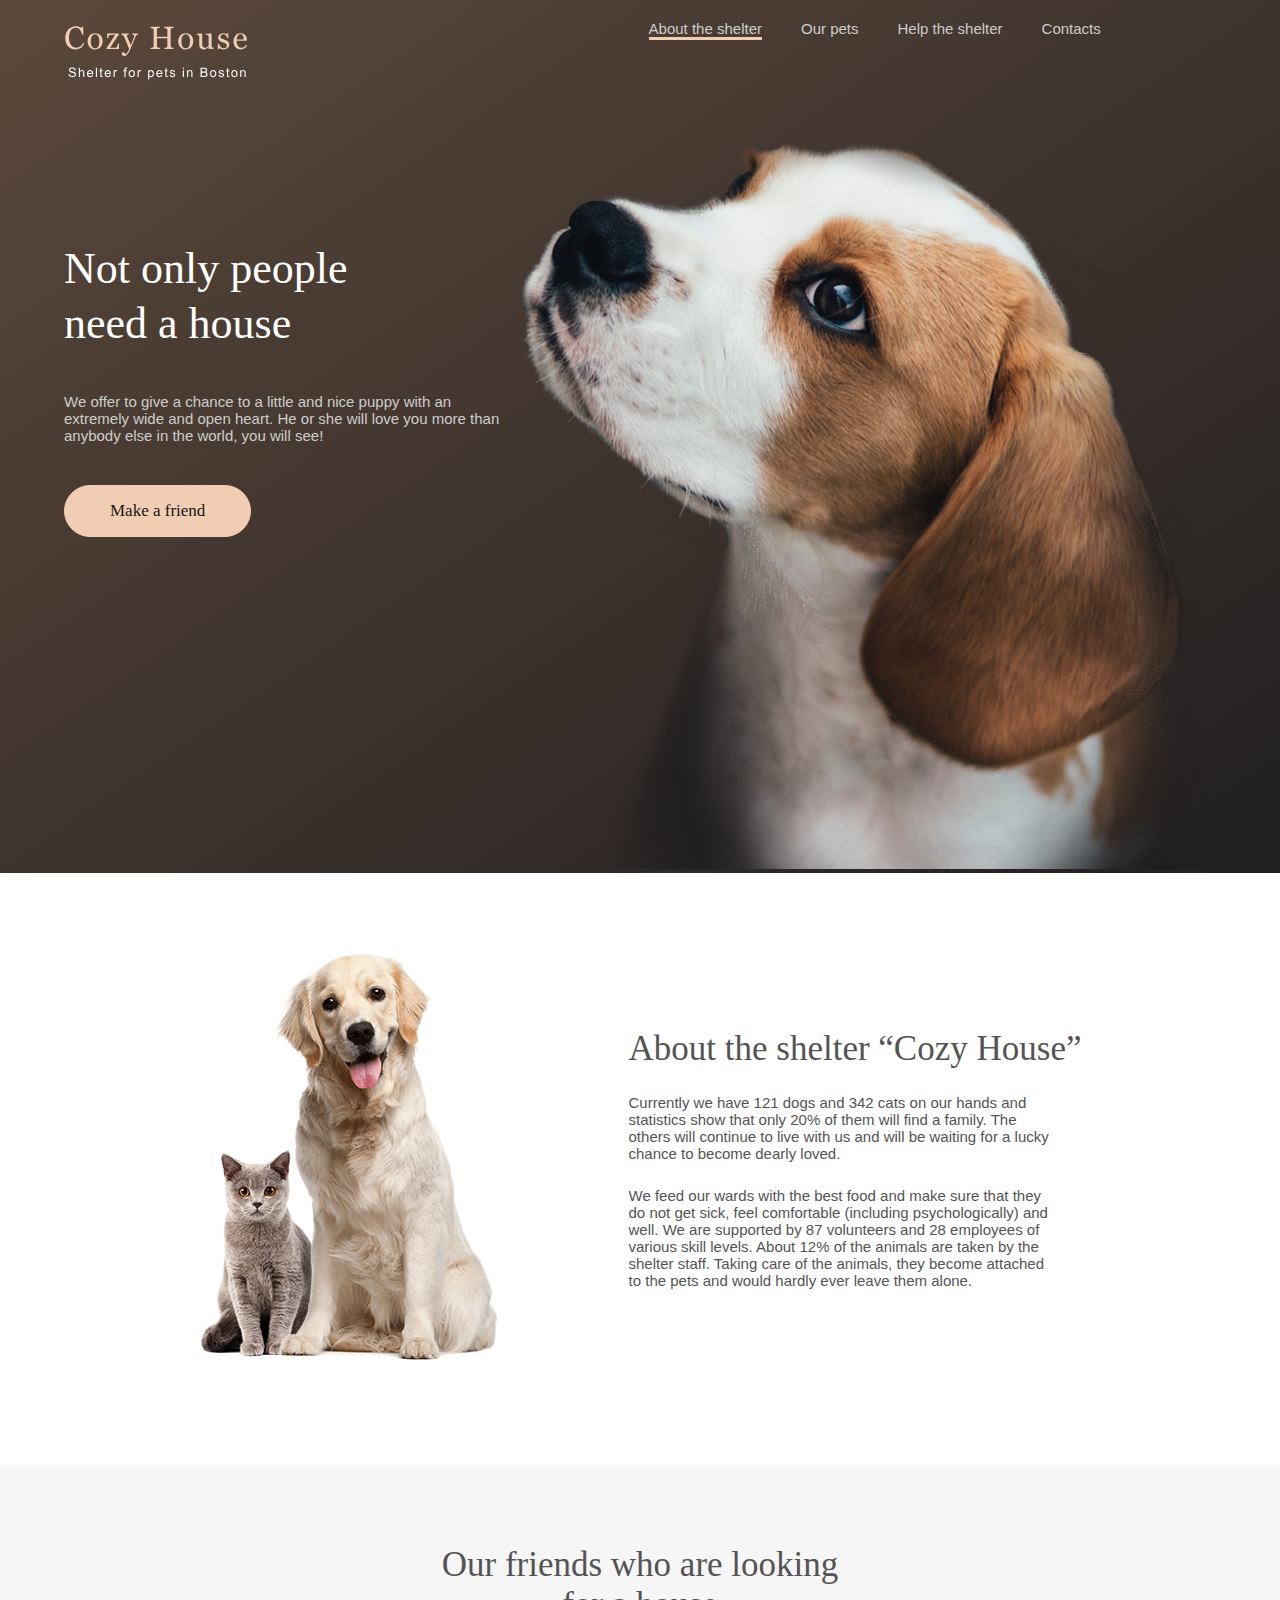
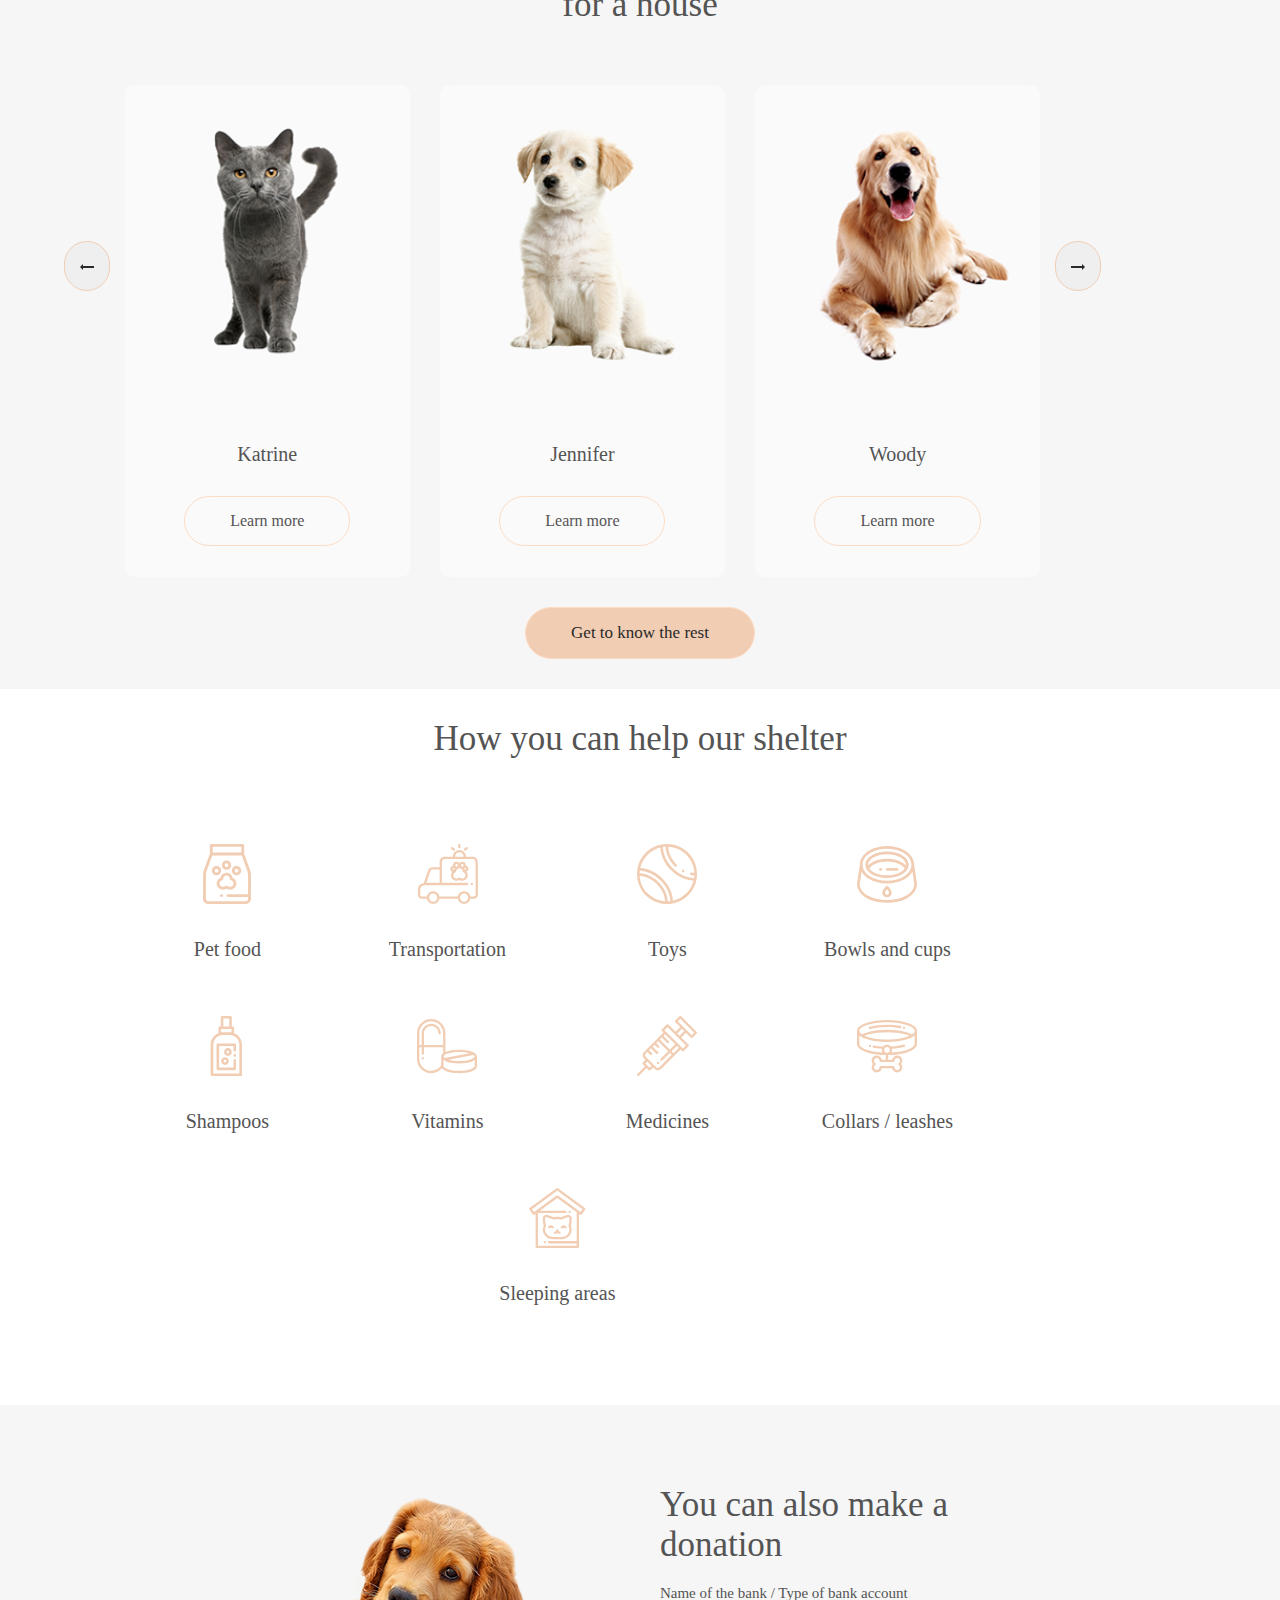
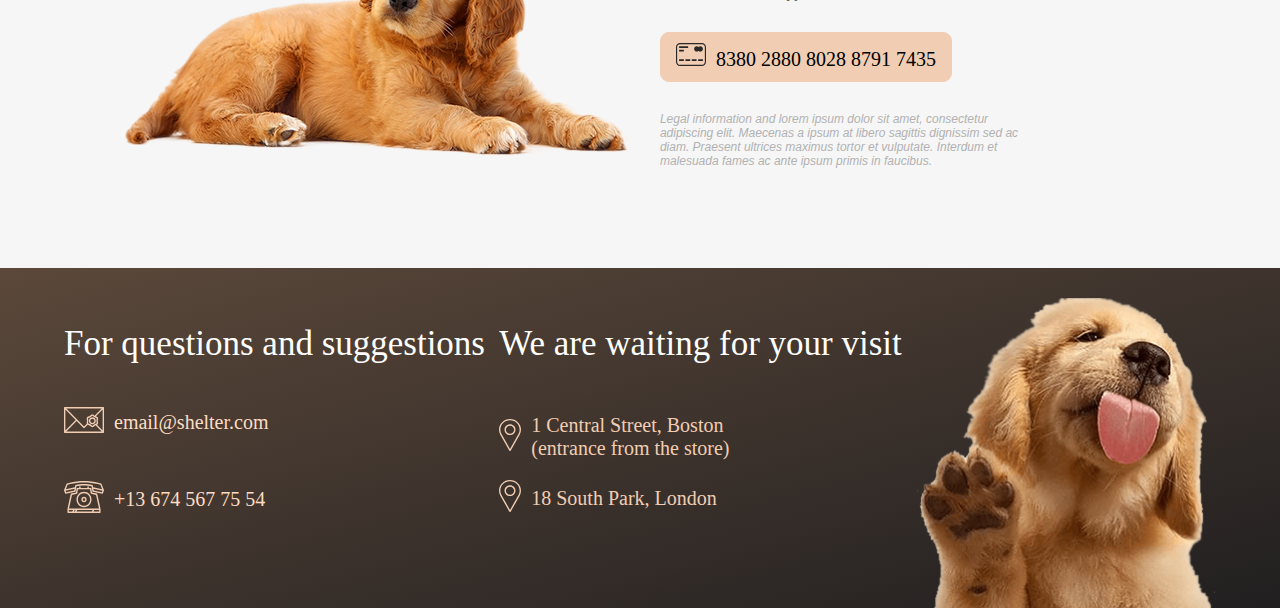
<file: index.html>
<!DOCTYPE html>
<html lang="en">
<head>
    <meta charset="UTF-8">
    <meta http-equiv="X-UA-Compatible" content="IE=edge">
    <meta name="viewport" content="width=device-width, initial-scale=1.0">
    <title>Document</title>
    <link rel="stylesheet" href="style.css">
</head>
<body>
    <header>
        <div class="bg-color ">
            <div class="container non-container">

                <div class="toggle wrapper" id="menu">
                    <input type="checkbox" id="menu" >
                    <label for="menu" onclick ></label> 
                    
                    <div class="mob-menu">
                        <ul>
                            <li><a href="#">About the shelter</a></li>
                            <li><a href="our-pets.html">Our pets</a></li>
                            <li><a href="#">Help the shelter</a></li>
                            <li><a href="#">Contacts</a></li>
                        </ul>
                    </div>
                </div>


                <div class="bar">
                    <div class="logo">
                        <img src="images/Logo (2).svg" alt="">
                    </div>

                    <div class="menu">
                        <a href="#" class="active">About the shelter</a>
                        <a href="our-pets.html">Our pets</a>
                        <a href="#">Help the shelter</a>
                        <a href="#">Contacts</a>
                    </div>
                </div>


                <div class="text-image-header">
                    <div class="content-header">
                        <h1>Not only people need a house</h1>
                        <p>We offer to give a chance to a little and nice puppy with an extremely wide and open heart. He or she will love you more than anybody else in the world, you will see!</p>
                        <a href="#">Make a friend</a>
                    </div>

                    <div class="images-bog">
                        <img src="images/start-screen-puppy (1).png" alt="logo">
                    </div>
                </div>
 
            </div>
        </div>
    </header>

    <div class="about">
        <div class="container non-container">
            <div class="about-content">

                <div class="about-img">
                    <img src="images/about-pets.png" alt="">
                </div>

                <div class="about-text">
                    <h1>About the shelter “Cozy House”</h1>
                    <p>Currently we have 121 dogs and 342 cats on our hands and statistics show that only 20% of them will find a family. The others will continue to live with us and will be waiting for a lucky chance to become dearly loved.</p>
                    <p>We feed our wards with the best food and make sure that they do not get sick, feel comfortable (including psychologically) and well. We are supported by 87 volunteers and 28 employees of various skill levels. About 12% of the animals are taken by the shelter staff. Taking care of the animals, they become attached to the pets and would hardly ever leave them alone.</p>
                </div>
            </div>
        </div>
    </div>

    <div class="pets">
        <div class="container non-container">
            <div class="pets-h">
                <h2>Our friends who are looking for a house</h1>
            </div>
            <div class="slider">
                
                <button class="pet-button"><img src="images/Arrow.png"></button>
                <div class="card-pets">
                    <div class="card-pet">
                        <img src="images/pets-katrine.png">
                        <h1>Katrine</h1>
                        <a href="#">Learn more</a>
                    </div>
                </div>
                <div class="card-pets">
                    <div class="card-pet">
                        <img src="images/pets-jennifer.png">
                        <h1>Jennifer</h1>
                        <a href="#">Learn more</a>
                    </div>
                </div>
                <div class="card-pets">
                    <div class="card-pet">
                        <img src="images/pets-woody.png">
                        <h1>Woody</h1>
                        <a href="#">Learn more</a>
                    </div>
                </div>
                <button class="pet-button"><img src="images/Arrow (1).png" alt=""></button>
            </div>

            <a href="#" class="moveto">Get to know the rest</a>
        </div>
    </div>

    <div class="help">
        <div class="container non-container">
            <h1>How you can help our shelter</h1>

            <div class="help-content">

                <div class="icon-pet-help">
                    <img src="images/icon-pet-food.svg">
                    <p>Pet food</p>
                </div>
                <div class="icon-pet-help">
                    <img src="images/icon-transportation.svg">
                    <p>Transportation</p>
                </div>
                <div class="icon-pet-help">
                    <img src="images/icon-toys.svg">
                    <p>Toys</p>
                </div>
                <div class="icon-pet-help">
                    <img src="images/icon-bowls-and-cups.svg">
                    <p>Bowls and cups</p>
                </div>
                <div class="icon-pet-help">
                    <img src="images/icon-shampoos.svg">
                    <p>Shampoos</p>
                </div>
                <div class="icon-pet-help">
                    <img src="images/icon-vitamins.svg">
                    <p>Vitamins</p>
                </div>
                <div class="icon-pet-help">
                    <img src="images/icon-medicines.svg">
                    <p>Medicines</p>
                </div>
                <div class="icon-pet-help">
                    <img src="images/icon-collars-leashes.svg">
                    <p>Collars / leashes</p>
                </div>
                <div class="icon-pet-help icon-pet-help-none-1024px">
                    <img src="images/icon-sleeping-area.svg">
                    <p>Sleeping areas</p>
                </div>
            </div>
        </div>
    </div>

    <div class="donation">
        <div class="container non-container">
            <div class="donation-information">
                <img src="images/donation-dog.png">
                <div class="information">
                    <h1>You can also make a donation</h1>
                    <h2>Name of the bank / Type of bank account</h2>
                    <p class="card">8380 2880 8028 8791 7435</p>
                    <p class="note">Legal information and lorem ipsum dolor sit amet, consectetur adipiscing elit. Maecenas a ipsum at libero sagittis dignissim sed ac diam. Praesent ultrices maximus tortor et vulputate. Interdum et malesuada fames ac ante ipsum primis in faucibus.</p>
                </div>
            </div>
        </div>
        
        <footer>
            <div class="bg-color">
                <div class="container non-container">
                    <div class="footer-parts">
                        <div class="footer-contacts">
                            <h1>For questions and suggestions</h1>
                            <a href="#" class="mail">email@shelter.com</a>
                            <a href="tel:+13 674 567 75 54" class="phone">+13 674 567 75 54</a>
                        </div>
                        <div class="footer-loccation">
                            <h1>We are waiting for your visit</h1>
                            <p>1 Central Street, Boston (entrance from the store)</p>
                            <p>18 South Park, London </p>
                        </div>
                        <img src="images/footer-puppy.png">
                    </div>
                    
                </div>
            </div>
        </footer>
</body>
</html>
</file>
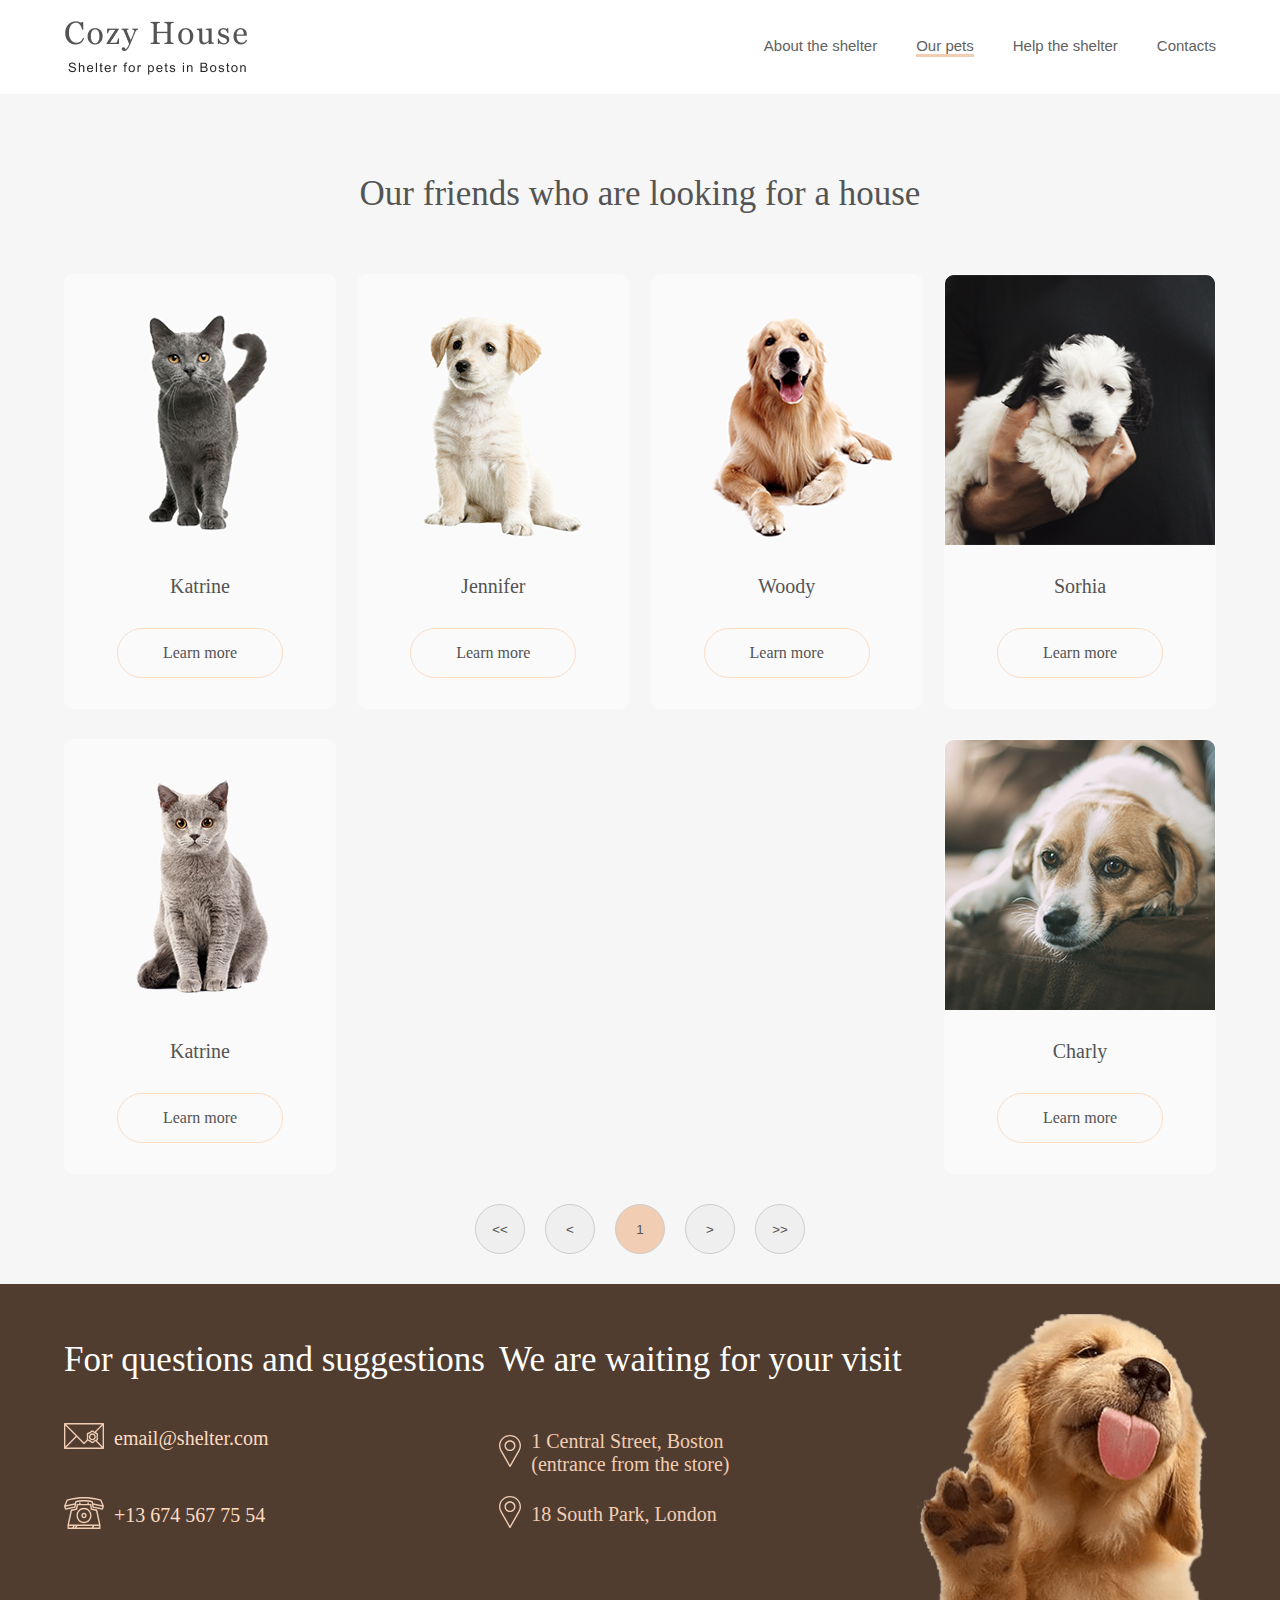
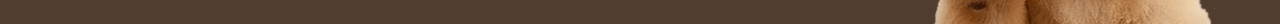
<file: our-pets.html>
<!DOCTYPE html>
<html lang="en">
<head>
    <meta charset="UTF-8">
    <meta http-equiv="X-UA-Compatible" content="IE=edge">
    <meta name="viewport" content="width=device-width, initial-scale=1.0">
    <title>Document</title>
    <link rel="stylesheet" href="style.our-pets.css">
</head>
<body>
    <header>
        <div class="bg-color-white">
            <div class="container non-container">
                
                
                <div class="bar">
                    <button class="toggle"></button>
                    <div class="logo">
                        <img src="images/Logo (1).png" alt="">
                    </div>

                <div class="menu">
                        <a href="index.html" >About the shelter</a>
                        <a href="our-pets.html" class="active">Our pets</a>
                        <a href="#">Help the shelter</a>
                        <a href="#">Contacts</a>
                    </div>
                </div>

 
            </div>
        </div>
    </header>

    <main>
        <div class="bg-color-card-pets">
            <div class="container">
                <h2>Our friends who
                    are looking for a house</h2>
                    <div class="slider">
                
                        <div class="card-pets">
                            <div class="card-pet">
                                <img src="images/pets-katrine.png">
                                <h1>Katrine</h1>
                                <a href="#">Learn more</a>
                            </div>
                        </div>
                        <div class="card-pets card-pets-none-320px">
                            <div class="card-pet">
                                <img src="images/pets-jennifer.png">
                                <h1>Jennifer</h1>
                                <a href="#">Learn more</a>
                            </div>
                        </div>
                        <div class="card-pets">
                            <div class="card-pet">
                                <img src="images/pets-woody.png">
                                <h1>Woody</h1>
                                <a href="#">Learn more</a>
                            </div>
                        </div>
                        <div class="card-pets card-pets-none-320px">
                            <div class="card-pet">
                                <img src="images/pets-katrine (1).png">
                                <h1>Sorhia</h1>
                                <a href="#">Learn more</a>
                            </div>
                        </div>
                    
                        <div class="card-pets">
                            <div class="card-pet">
                                <img src="images/pets-timmy.png">
                                <h1>Katrine</h1>
                                <a href="#">Learn more</a>
                            </div>
                        </div>

                        <div class="card-pets ">
                            <div class="card-pet">
                                <img src="images/pets-charly.png">
                                <h1>Charly</h1>
                                <a href="#">Learn more</a>
                            </div>
                        </div>

                        <div class="card-pets card-pets-none">
                            <div class="card-pet">
                                <img src="images/pets-scarlet.png">
                                <h1>Scarlett</h1>
                                <a href="#">Learn more</a>
                            </div>
                        </div>

                        <div class="card-pets card-pets-none">
                            <div class="card-pet">
                                <img src="images/pets-katrine (2).png">
                                <h1>Freddlie</h1>
                                <a href="#">Learn more</a>
                            </div>
                        </div>
                    </div>

                <div class="navigation">
                    <button><<</button>
                    <button><</button>
                    <button class="button-active">1</button>
                    <button>></button>
                    <button>>></button>

                </div>
            </div>
        </div>
    </main>


            
    <footer>
        <div class="bg-color">
            <div class="container non-container">
                <div class="footer-parts">
                    <div class="footer-contacts">
                        <h1>For questions and suggestions</h1>
                        <a href="#" class="mail">email@shelter.com</a>
                        <a href="tel:+13 674 567 75 54" class="phone">+13 674 567 75 54</a>
                    </div>
                    <div class="footer-loccation">
                        <h1>We are waiting for your visit</h1>
                        <p>1 Central Street, Boston (entrance from the store)</p>
                        <p>18 South Park, London </p>
                    </div>
                    <img src="images/footer-puppy.png">
                </div>
                
            </div>
        </div>
    </footer>
</body>
</html>
</file>
<file: style.css>
*{
    margin: 0;
    padding: 0;
}

.container{
    max-width: 1200px;
    margin: auto;
}

.bg-color{
    background: linear-gradient(to top left, #211F20, #5B483A);
}

.bar{
    display: flex;
    justify-content: space-between;
    flex-direction: row;
    padding-top: 20px;
}

.menu a{
    display: inline-block;
    font-family: Arial, Helvetica, sans-serif;
    font-size: 15px;
    font-weight: 400;
    color: #cdcdcd;
    text-decoration: none;
    margin-left: 35px;
}

.menu a:hover{
    color: #fafafa;
}

.active{
    color: #fafafa;
    border-bottom: 3px solid #F1CDB3;
    padding-left: 0;
}

.text-image-header{
    color: #b2b2b2;;
    margin-top: 57px;
    display: flex;
    flex-direction: row;
    justify-content: space-between;
    font-family: Georgia, 'Times New Roman', Times, serif;
}

.content-header{
    margin-top: 100px;
}

.content-header h1{
    line-height: 55px;
    max-width: 310px;
    font-family: Georgia, 'Times New Roman', Times, serif;
    font-size: 44px;
    font-weight: 400;
    color: #ffff;
}

.content-header p{
    font-size: 15px;
    font-weight: 400;
    font-family: Arial, Helvetica, sans-serif;
    color: #ffff;
}

.content-header p{
    font-family: Arial, Helvetica, sans-serif;
    font-size: 15px;
    font-weight: 400;
    padding: 42px 0 41px; 
    color: #cdcdcd;
}

.content-header a{
    border: solid 1px #F1CDB3;
    border-radius: 50px;
    display: inline-block;
    background-color: #F1CDB3;
    text-decoration: none;
    color: rgb(23, 23, 23);
    padding: 15px 45px;
    font-family: Georgia, 'Times New Roman', Times, serif;
    font-weight: 400;
    font-size: 17px;
}

.content-header a:hover{
    background: #FDDCC4;
}

.about-content{
    display: flex;
    flex-direction: row;
    justify-content: center;
    align-items: center;
    padding-top: 80px;
    padding-bottom: 100px;
}

.about-text {
    padding-left: 130px;
}

.about-text h1{
    font-family: Georgia, 'Times New Roman', Times, serif;
    font-weight: 400;
    font-size: 35px;
    color: #545454;
}

.pets-h{
    display: flex;
    justify-content: center;
}

.pets-h h2{
    font-family: Georgia, 'Times New Roman', Times, serif;
    font-size: 35px;
    font-weight: 400;
    color: #545454;
    padding-top: 80px;
    padding-bottom: 60px;
    width: 400px;
    display: flex;
    justify-content: center;
}

.about-text p{
    font-family: Arial, Helvetica, sans-serif;
    font-size: 15px;
    font-weight: 400;
    color: #545454;
    font-weight: 400;
    font-size: 15px;
    padding-top: 25px ;
    width: 430px;
}

.slider{
    display: flex;
    flex-direction: row;
    justify-content: space-between;
    margin-bottom: 30px;
}

.pets h1{
    font-family: Georgia, 'Times New Roman', Times, serif;
    font-size: 35px;
    font-weight: 400;
    color: #545454;
    padding-top: 40px;
    padding-bottom: 30px;
    width: 200px;
    display: flex;
    justify-content: center;
}

.pets{
    text-align: center;
    background-color: #f6f6f6;
}

.card-pets{
    background-color: #fafafa;
    border-radius: 9px;
    border: solid 1px #fafafa;
    width: 30%;
    margin: 0 15px 0 15px;
}

.card-pets img{
    width: 100%;
}

.card-pet h1{
    display: inline-block;
    font-size: 20px;
    font-weight: 400;
    color: #545454;
    font-family: Georgia, 'Times New Roman', Times, serif;
    margin-top: 30px;
}

.card-pet a{
    display: inline-block;
    border-radius: 50px;
    border: solid 1px #FDDCC4;
    padding: 15px 45px;
    text-decoration: none;
    margin-bottom: 30px;
    color: #545454;
    font-family: Georgia, 'Times New Roman', Times, serif;
}

.card-pet a:hover{
    background-color: #FDDCC4;
    transition: background-color 500ms;
}

.pet-button{
    border: solid 1px #F1CDB3;
    border-radius: 50px;
    height: 50px;
    width: 50px;
    margin-top: 15%;
}

.pet-button:hover{
    color: #F1CDB3;
}

.moveto{
    display: inline-block;
    border: 1px #FDDCC4 solid;
    background-color: #F1CDB3;
    border-radius: 50px;
    padding: 15px 45px ;
    text-decoration: none;
    color: #292929;
    font-size: 17px;
    font-style: normal;
    font-weight: 400;
    margin-bottom: 30px;
    font-family: Georgia, 'Times New Roman', Times, serif;
    font-size: 17px;
    font-weight: 400;
}

.moveto:hover{
    background-color: #FDDCC4;
}

.help-content{
    display: flex;
    flex-direction: row;
    justify-content: center;
    align-content: center;
    align-items: center;
    flex-wrap: wrap;
    padding-bottom: 100px;
}

.help h1{
    font-family: Georgia, 'Times New Roman', Times, serif;
    font-size: 35px;
    font-weight: 400;
    color: #545454;
    text-align: center;
    padding: 30px 0 30px;
}

.icon-pet-help{
    padding-right: 50px;
    width: 170px;
    padding-top: 55px;
    text-align: center;
}

.icon-pet-help p{
    font-size: 20px;
    color: #545454;
    font-weight: 400;
    padding-top: 30px;
    font-family: Georgia, 'Times New Roman', Times, serif;
}

.donation-information{
    display: flex;
    flex-direction: row;
    justify-content: center;
    align-items: center;
    padding-top: 80px;
    padding-bottom: 100px;
}

.information h2{
    font-weight: 400;
    font-size: 15px;
    color: #545454;
    margin-top: 20px;
    font-family: Georgia, 'Times New Roman', Times, serif;
}

.information{
    width: 380px;
    margin-left: 30px;
}

.information h1{
    font-size: 35px;
    font-weight: 400;
    font-size: 35px;
    font-family: Georgia, 'Times New Roman', Times, serif;
    color: #545455;
}

.card{
    display: inline-block;
    background-color: #F1CDB3;
    border-radius: 9px;
    border: #F1CDB3 solid 1px;
    padding: 10px 15px;
    text-align: center;
    font-size: 20px;
    margin-top: 30px;
    margin-bottom: 30px;
    font-family: Georgia, 'Times New Roman', Times, serif;
}

.card::before{
    content: url(images/credit-card.svg);
    padding-right: 10px;
    width: 30px;
}

.note{
    color: #b2b2b2;
    font-size: 12px;
    font-weight: 400;
    font-family: Arial, Helvetica, sans-serif;
    font-weight: 400;
    font-style: italic;
}

.donation{
    background-color: #f6f6f6;
}

.bg-color{
    background-color: #513D2F;
}

.footer-parts{
    display: flex;
    flex-direction: row;
    justify-content: space-between;
}

.footer-parts img{
    margin-top: 30px;
}

.footer-contacts, .footer-loccation{
    flex-direction: column;
    display: flex;
}

.footer-contacts h1, .footer-loccation h1{
    padding-bottom: 30px;
    color: #ffff;
    font-size: 35px;
    font-weight: 400;
    padding-top: 56px;
    font-family: Georgia, 'Times New Roman', Times, serif;
}

.footer-contacts a{
    display: flex;
    align-items: center;
    padding-bottom: 40px;
    text-decoration: none;
    color: #FDDCC4;
    font-family: Georgia, 'Times New Roman', Times, serif;
    font-size: 20px;
}

.footer-contacts h1{
    padding-bottom: 40px;
    font-family: Georgia, 'Times New Roman', Times, serif;
    font-size: 35px;
}

.mail::before{
    content: url(images/icon-email.svg);
    padding-right: 10px;
    width: 40px;
}

.phone::before{
    content: url(images/icon-phone.svg);
    padding-right: 10px;
    width: 40px;
}

.footer-loccation p{
    width: 260px;
    color: #F1CDB3;
    font-size: 20px;
    font-weight: 400;
    display: flex;
    align-items: center;
    margin-top: 20px;
}

.footer-loccation p::before{
    content: url(images/icon-marker.svg);
    padding-right: 10px;
} 

label {
    position: fixed;
    display: none;
}

.mob-menu{
    position: fixed;
    right: 50px; 
    top: 20px;
    width: 200px;
    z-index: 1;
}

input:checked ~ .mob-menu {
    opacity: 1;
    top: 60px;
    right: 30px;
    position: absolute;
    text-align: right;
}

.toggle{
    display: none;
    position: fixed;
    top: 25px;
    right: 20px;
    z-index: 5;
}

.toggle-img{
    position: fixed;
    top: 25px;
    right: 20px;
    background: url(images/Burger.png) no-repeat;
    z-index: 5;
}

.wrapper:before {
    content: url(images/Burger.png);
}

input[type="checkbox"]{
    opacity: 0;
    width: 50px;
    height: 50px;
}

@media (max-width:1300px){
    .container, .non-container, .bar, .slider, .help-content, .donation-information {
        width: 90%;
    }
}

@media (max-width:1030){
    .text-image-header{
        max-width: 90%;
    }

    .content-header{
        width: 300px;
    }

    .images-bog img{
        width: 250px;
       }

    .images-bog img{
     width: 500px;
    }
    
}

@media (max-width:1024px){
    .content-header h1{
        width: 80%;
    }

    .images-bog img{
     width: 500px;
    }

    .icon-pet-help-none-1024px{
        display: none;
    }

    .card{
        font-size: 17px;
        display: flex;
        align-items: center;
    }

    .card p::before{
        width: 20px;
    }
}


@media (max-width:1000px){
    .footer-parts{
        flex-wrap: wrap;
    }

    .footer-parts h1{
        width: 300px;
    }

    .footer-parts img{
        display: inline-block;
        width: 100%;
        justify-content: center;
    }
}

@media (max-width:890px){
    .images-bog{
        display: none;
    }

    .content-header h1{
        display: inline;
        
    }

    .content-header{
        text-align: center;
        display: flex;
        flex-direction: column;
        align-items: center;
        justify-content: center;
        padding-bottom: 30px;
        margin-top: 20px;
    }

    .menu{
        display: none;
    }

    .about-text p{
        width: 90%;
    }

    .about-text{
        padding-left: 0;
        text-align: center;
        display: flex;
        flex-direction: column;
        align-items: center;
        justify-content: center;
    }

    .about-img img{
        display: none;
    }

    .donation-information img{
        display: none;
    }

    .slider button{
        display: none;
    }

    .slider{
        flex-direction: column;
        align-items: center;
        justify-content: center;
    }

    .card-pets{
        margin-top: 30px;
        width: 70%;
    }

    .icon-pet-help{
        justify-content: center;
        align-items: center;
        padding-right: 25px;
        padding-left: 25px;
    }

    .information{
        width: 70%;
        text-align: center;
    }

    .card{
        font-size: 20px;
        display: inline-block;
        
    }

    .card p{
        align-items: center;
    }

    .toggle{
        display: block;
    }

    .mob-menu {
        position: fixed;
        top: 25px;
        opacity: 0;
        background-color: #fddcc4c1;
        border-radius: 8px;
    }
    .mob-menu ul > li {
        text-align: center;
        list-style-type:none;
        cursor: pointer;
        padding-bottom: 8px;
    }

    .mob-menu a {
        display: inline-block;
        color:#292929 ;
        text-decoration: none;
        padding-right: 10px;
        margin-top: 10px;

        font-family: Georgia, 'Times New Roman', Times, serif;
    }
 
    label {
        display: block;
    }

}

@media (max-width:630px){
    .footer-contacts{
        width: 500px;
    }
}
</file>
<file: style.our-pets.css>
*{
    margin: 0;
    padding: 0;
}
.container{
    max-width: 1200px;
    margin: auto;
}

.bg-color{
    background-color: white;
}

.bg-color-white{
    background-color: #ffff;
}

.bar{
    display: flex;
    justify-content: space-between;
    flex-direction: row;
    align-items: center;
    padding: 15px 0 15px;
}

.menu a{
    display: inline-block;
    font-family: Arial, Helvetica, sans-serif;
    font-size: 15px;
    font-weight: 400;
    color: rgb(97, 97, 97);
    text-decoration: none;
    margin-left: 35px;
}

.menu a:hover{
    color: #111;
}

.active{
    color: #fafafa;
    border-bottom: 3px solid #F1CDB3;
    padding-left: 0;
}

.active a{
    color:#111;
}

.slider{
    flex-wrap: wrap;
    display: flex;
    flex-direction: row;
    justify-content: space-between;
    margin-bottom: 30px;
    margin: auto;
}

.pets h1{
    font-family: Georgia, 'Times New Roman', Times, serif;
    font-size: 35px;
    font-weight: 400;
    color: #545454;
    padding-top: 40px;
    padding-bottom: 30px;
    width: 200px;
    display: flex;
    justify-content: center;
}

.card-pet{
    display: flex;
    flex-direction: column;
    align-items: center;
}

.pets{
    text-align: center;
    background-color: #f6f6f6;
}

.card-pet{
    background-color: #fafafa;
    border-radius: 9px;
    border: solid 1px #fafafa;
    width: 270px;
    margin-bottom: 30px;
}

.card-pet h1{
    display: inline-block;
    font-size: 20px;
    font-weight: 400;
    color: #545454;
    font-family: Georgia, 'Times New Roman', Times, serif;
    margin-top: 30px;
}

.card-pet a{
    margin-top: 30px;
    display: inline-block;
    border-radius: 50px;
    border: solid 1px #FDDCC4;
    padding: 15px 45px;
    text-decoration: none;
    margin-bottom: 30px;
    color: #545454;
    font-family: Georgia, 'Times New Roman', Times, serif;
}

.card-pet a:hover{
    background-color: #FDDCC4;
    transition: background-color 500ms;
}


.moveto{
    display: inline-block;
    border: 1px #FDDCC4 solid;
    background-color: #F1CDB3;
    border-radius: 50px;
    padding: 15px 45px ;
    text-decoration: none;
    color: #292929;
    font-size: 17px;
    font-style: normal;
    font-weight: 400;
    margin-bottom: 30px;
    font-family: Georgia, 'Times New Roman', Times, serif;
    font-size: 17px;
    font-weight: 400;
}

.moveto:hover{
    background-color: #FDDCC4;
}


.bg-color-card-pets{
    background-color: #f6f6f6;;
}

.bg-color-card-pets h2{
    display: flex;
    justify-content: center;
    align-items: center;
}

.bg-color-card-pets h2{
    font-family: Georgia, 'Times New Roman', Times, serif;
    font-size: 35px;
    font-weight: 400;
    color: #545454;
    padding-top: 80px;
    padding-bottom: 60px;
    display: flex;
    justify-content: center;
}

.navigation button{
    color: #cdcdcd;
    border: solid 1px #cdcdcd;
    border-radius: 50px;
    color: #545454;
    height: 50px;
    width: 50px;
    margin-top: 3%;
    display: inline-block;
    margin: 0 10px 0 10px;
    margin-bottom: 30px;
}

.navigation{
    display: flex;
    flex-direction: row;
    justify-content: center;
    
}

.navigation button:hover{
    color: #F1CDB3;
    border: solid 1px #F1CDB3;
}

.button-active{
    color: #111;
    border: solid 1px #F1CDB3;
    background-color: #F1CDB3;
}














.bg-color{
    background-color: #513D2F;
}

.footer-parts{
    display: flex;
    flex-direction: row;
    justify-content: space-between;
}

.footer-parts img{
    margin-top: 30px;
}

.footer-contacts, .footer-loccation{
    flex-direction: column;
    display: flex;
}

.footer-contacts h1, .footer-loccation h1{
    color: #ffff;
    padding-bottom: 30px;
    font-size: 35px;
    font-weight: 400;
    padding-top: 56px;
    font-family: Georgia, 'Times New Roman', Times, serif;
}

.footer-contacts a{
    display: flex;
    align-items: center;
    padding-bottom: 40px;
    text-decoration: none;
    color: #FDDCC4;
    font-family: Georgia, 'Times New Roman', Times, serif;
    font-size: 20px;
}

.footer-contacts h1{
    padding-bottom: 40px;
    font-family: Georgia, 'Times New Roman', Times, serif;
    font-size: 35px;
}

.mail::before{
    content: url(images/icon-email.svg);
    padding-right: 10px;
    width: 40px;
}

.phone::before{
    content: url(images/icon-phone.svg);
    padding-right: 10px;
    width: 40px;
}

.footer-loccation p{
    width: 260px;
    color: #F1CDB3;
    font-size: 20px;
    font-weight: 400;
    display: flex;
    align-items: center;
    margin-top: 20px;
}

.footer-loccation p::before{
    content: url(images/icon-marker.svg);
    padding-right: 10px;
}


.toggle{
    width: 50px;
    height: 50px;
    border: none;
    background: url(images/Burger.png) no-repeat ;
    background-size: contain;
    display: none;
}

@media (max-width:324px){

    .bar{
        width:150px;
    }
    .logo img{
        width: 150px;
    }
}

@media (max-width: 950px){
    .container{
        max-width: 95%;
    } 

    .non-container{
        max-width: 95%;
    } 

    .slider{
        max-width: 90%;
        justify-content: space-between;
    }
    
    .footer-parts{
        flex-wrap: wrap;
    }

    .footer-parts h1{
        width: 300px;
    }

    .footer-parts img{
        display: inline-block;
        width: 100%;
        justify-content: center;
    }
} 

@media (max-width: 1313px){
    .container{
        max-width: 90%;
        margin: auto;
    }

    .non-container{
        max-width: 95%;
    } 

    .card-pets-none{
        display: none;
    }

    .non-container{
        max-width: 90%;
    } 
}

@media (max-width: 621px){
    h2{
        width: 400px;
    }
}

@media (max-width:324px){
    h2{
        width: 250px;
        text-align: center;
    }
}

@media (max-width:1200px){
    .container{
        max-width: 90%;
        margin: auto;
    }

    .non-container{
        max-width: 95%;
    } 

    .card-pets-none{
        display: none;
    }
}

@media (max-width:660px){
    .card-pets-none{
        display: none;
    }
}

@media (max-width:375px){
    .logo img{
        width: 200px;
    }

    h2{
        width: 100%;
    }
}


@media (max-width:440px){
    .menu{
        display: none;
    }
    .card-pets-none-320px{
        display: none;
    }

    .toggle{
        display: block;
        position: fixed;
        top: 20px;
        right: 20px;
    }

    .non-container{
        max-width: 90%;
    } 
}
</file>
